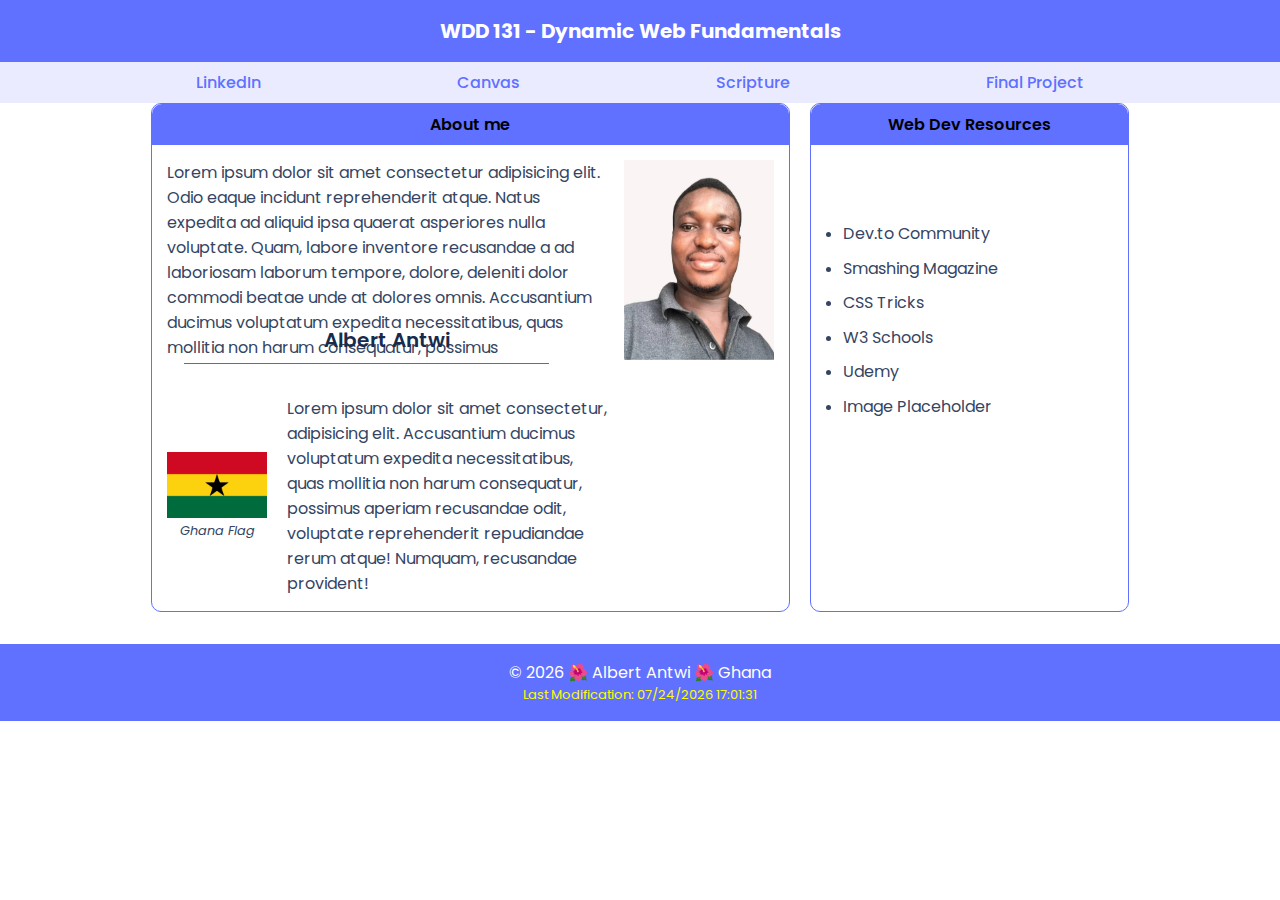
<file: index.html>
<!DOCTYPE html>
<html lang="en">
<head>
    <meta charset="UTF-8">
    <meta name="viewport" content="width=device-width, initial-scale=1.0">
    <meta name="description" content="WDD 131 - Dynamic Web Fundamentals - Albert Antwi personal homepage">
    <meta name="author" content="Albert Antwi">
    <link rel="stylesheet" href="styles/base.css">
    <link rel="preconnect" href="https://fonts.googleapis.com">
    <link rel="preconnect" href="https://fonts.gstatic.com" crossorigin>
    <link href="https://fonts.googleapis.com/css2?family=Lato:ital,wght@0,100;0,300;0,400;0,700;0,900;1,100;1,300;1,400;1,700;1,900&family=Roboto:ital,wght@0,100..900;1,100..900&display=swap" rel="stylesheet">
    <script src="scripts/getdates.js" defer></script>
    <title>WDD 131 - Dynamic Web Fundamentals - Albert Antwi</title>
</head>
<body>
    <header>
        <span id="course-title">WDD 131 - Dynamic Web Fundamentals</span>
        <nav>
            <a href="https://www.linkedin.com/in/albertkantwi/"> LinkedIn</a>
            <a href=" https://byupw.instructure.com/">Canvas</a>
            <a href="https://www.churchofjesuschrist.org/study/scriptures/bofm/1-ne/3?lang=eng&id=p7#p7">Scripture</a>
            <a href="#">Final Project</a>
        </nav>
    </header>
    <main>
        <div class="card-container">
            <Section class="card">
                <h2>About me</h2>
                <div class="card-sub1">
                    <p>Lorem ipsum dolor sit amet consectetur adipisicing elit. Odio eaque incidunt reprehenderit atque. Natus expedita ad aliquid ipsa quaerat asperiores nulla voluptate. Quam, labore inventore recusandae a ad laboriosam laborum tempore, dolore, deleniti dolor commodi beatae unde at dolores omnis. Accusantium ducimus voluptatum expedita necessitatibus, quas mollitia non harum consequatur, possimus</p>
                    <img class="me" src="images/albertme.jpeg" alt="my picture">
                </div>
                <h1>Albert Antwi</h1>
                <div class="card-sub2">
                    <figure><img class="flag" src="images/ghana-flag.png" alt="flag of ghana">
                        <figcaption>Ghana Flag</figcaption>
                    </figure>
                    <p>Lorem ipsum dolor sit amet consectetur, adipisicing elit. Accusantium ducimus voluptatum expedita necessitatibus, quas mollitia non harum consequatur, possimus aperiam recusandae odit, voluptate reprehenderit repudiandae rerum atque! Numquam, recusandae provident!</p>
                </div>
            </Section>
            <section class="card">
                <h2>Web Dev Resources</h2>
                <ul>
                    <li>Dev.to Community</li>
                    <li>Smashing Magazine</li>
                    <li>CSS Tricks</li>
                    <li>W3 Schools</li>
                    <li>Udemy</li>
                    <li>Image Placeholder</li>
                </ul>
            </section>
        </div>
    </main>
    <footer>
        <p class="para1">© <span id="currentyear"></span> 🌺 Albert Antwi 🌺 Ghana</p>
        <p class="para2">Last Modification: <span id="lastModified"></span></p>
    </footer>   
</body>
</html>
</file>
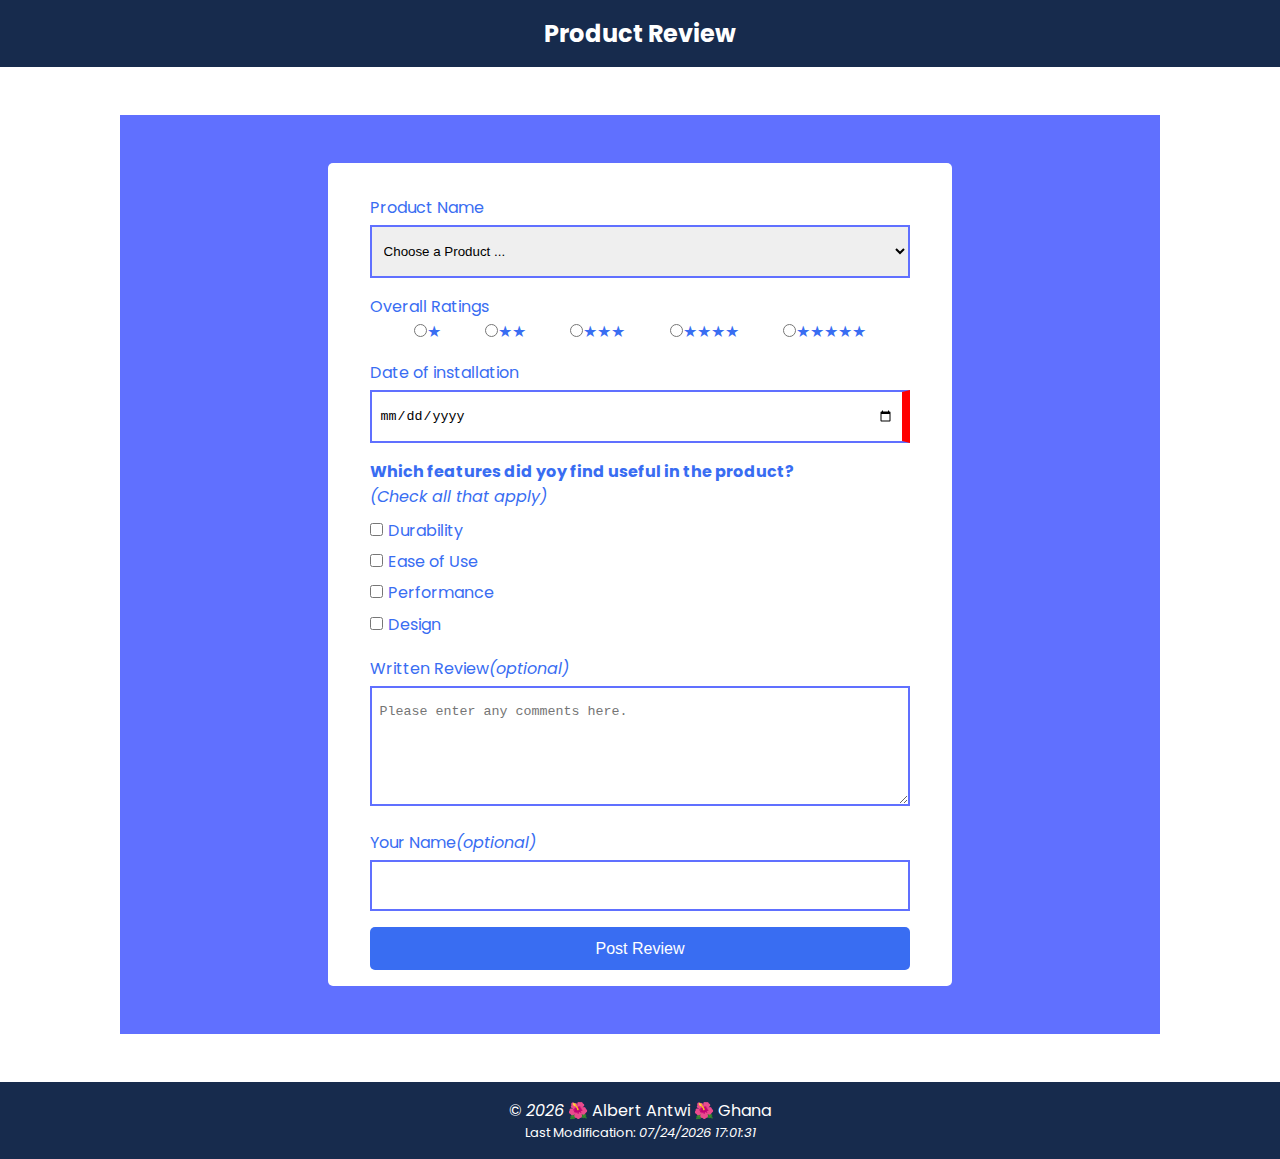
<file: form.html>
<!DOCTYPE html>
<html lang="en">
<head>
    <meta charset="UTF-8">
    <meta name="viewport" content="width=device-width, initial-scale=1.0">
    <meta name="description" content="WDD 131 - Dynamic Web Fundamentals - Product Review Form">
    <meta name="author" content="Albert Antwi">
    <link rel="stylesheet" href="styles/form.css">
    <script src="scripts/form.js" defer></script>
    <link rel="preconnect" href="https://fonts.googleapis.com">
    <link rel="preconnect" href="https://fonts.gstatic.com" crossorigin>
    <link href="https://fonts.googleapis.com/css2?family=Poppins:wght@400;600;700&display=swap" rel="stylesheet">
    <title>Product Review Form</title>
</head>
<body>
    <header>
        <h1>Product Review</h1>
    </header>
    <main>
        <form method="get" action="review.html" class="rev-form">
            <label for="product" class="label-set">
                Product Name
                <select name="product" id="product" required>
                    <option value="" disabled selected>Choose a Product ...</option>
                </select>
            </label>
            <div>
                Overall Ratings
                <div class="rattings">
                    <label for="star1"><input type="radio" name="rattings" id="star1" value="1" required>★</label>
                    <label for="star2"><input type="radio" name="rattings" id="star2" value="2" required>★★</label>
                    <label for="star3"><input type="radio" name="rattings" id="star3" value="3" required>★★★</label>
                    <label for="star4"><input type="radio" name="rattings" id="star4" value="4" required>★★★★</label>
                    <label for="star5"><input type="radio" name="rattings" id="star5" value="5" required>★★★★★</label>
                </div>
            </div>
            <label for="date" class="label-set">Date of installation<input type="date" name="date" id="date" required></label>
            <div>
                <h4>Which features did yoy find useful in the product?</h4>
                <p class="check-tag">(Check all that apply)</p>
                <label for="durability" class="check-items"><input type="checkbox" name="features" id="durability">Durability</label>
                <label for="ease" class="check-items"><input type="checkbox" name="features" id="ease">Ease of Use</label>
                <label for="performance" class="check-items"><input type="checkbox" name="features" id="performance">Performance</label>
                <label for="design" class="check-items"><input type="checkbox" name="features" id="design">Design</label>
            </div>
            <label for="review" class="label-set">Written Review<span>(optional)</span><textarea name="review" id="review" placeholder="Please enter any comments here."></textarea></label>
            <label for="userName" class="label-set">Your Name<span>(optional)</span><input type="text" name="userName" id="userName"></label>
            <input type="submit" value="Post Review">
        </form>
    </main>
    <footer>
        <p>© <span id="currentyear"></span> 🌺 Albert Antwi 🌺 Ghana</p>
        <p class="para">Last Modification: <span id="lastModified"></span></p>
    </footer>
    
</body>
</html>
</file>
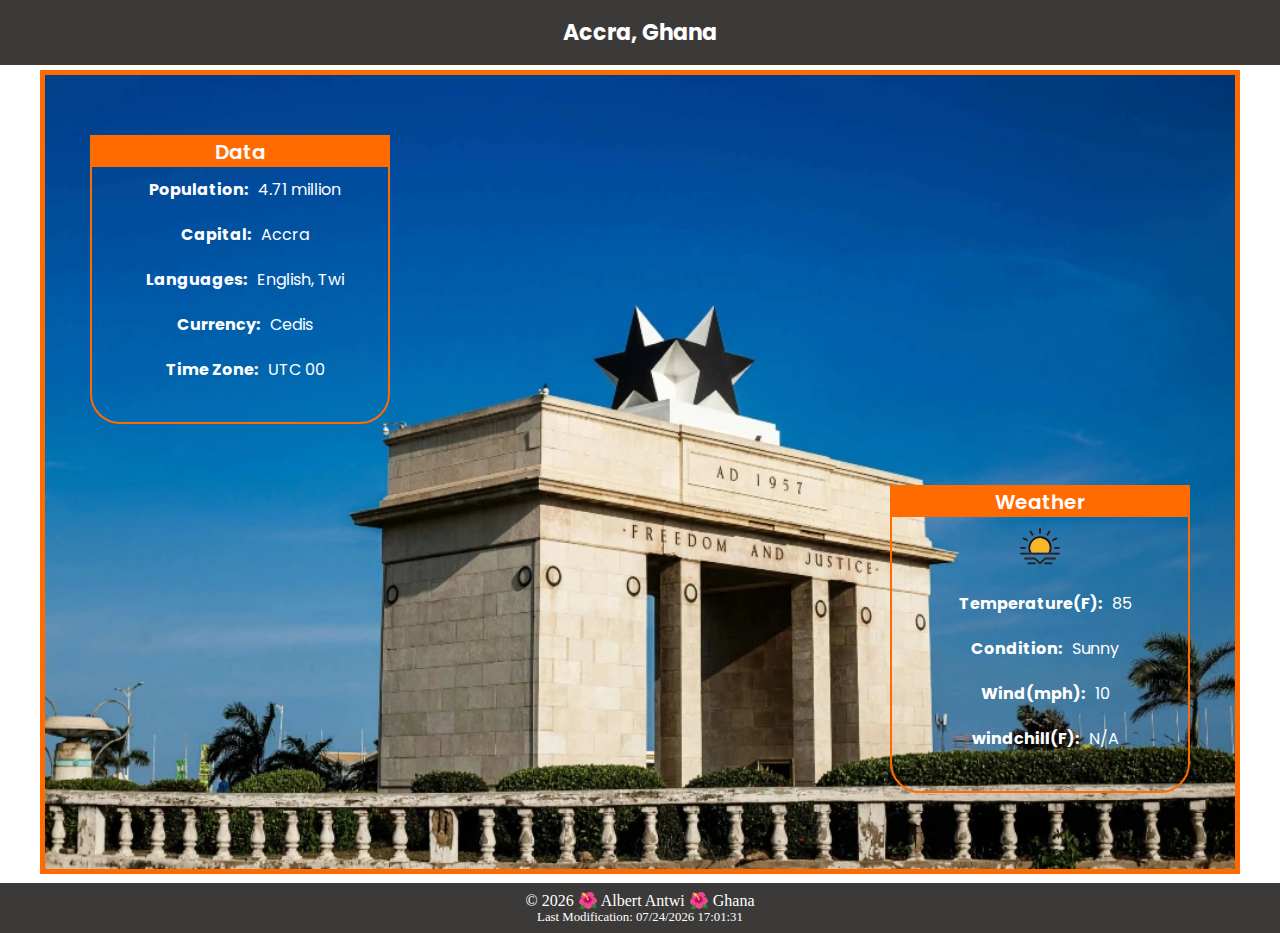
<file: place.html>
<!DOCTYPE html>
<html lang="en">
<head>
    <meta charset="UTF-8">
    <meta name="viewport" content="width=device-width, initial-scale=1.0">
    <link rel="stylesheet" href="styles/place.css">
    <script src="scripts/place.js" defer></script>
    <link rel="preconnect" href="https://fonts.googleapis.com">
    <link rel="preconnect" href="https://fonts.gstatic.com" crossorigin>
    <link href="https://fonts.googleapis.com/css2?family=Lato:ital,wght@0,100;0,300;0,400;0,700;0,900;1,100;1,300;1,400;1,700;1,900&family=Poppins:ital,wght@0,100;0,200;0,300;0,400;0,500;0,600;0,700;0,800;0,900;1,100;1,200;1,300;1,400;1,500;1,600;1,700;1,800;1,900&family=Roboto:ital,wght@0,100..900;1,100..900&display=swap" rel="stylesheet">
    <title>Temple Album</title>
    <title>Document</title>
</head>
<body>
    <header>
        <span>Accra, Ghana</span>
    </header>
    <main>
        <picture>
            <source srcset="images/small.webp" media="screen and (max-width: 700px)">
            <img src="images/accra.webp" alt="A picture of indepence square Accra">
        </picture>
        <div class="data items">
            <h2>Data</h2>
            <ul>               
                <li><strong>Population:</strong>4.71 million</li>
                <li><strong>Capital:</strong>Accra</li>
                <li><strong>Languages:</strong>English, Twi</li>
                <li><strong>Currency:</strong>Cedis</li>
                <li><strong>Time Zone:</strong>UTC 00</li>  
            </ul>
        </div>
        <div class="weather items">
            <h2>Weather</h2>
            <div class="icon">
                <img src="images/sunny.svg" class="mobile-icon" alt="A shining sun indicating good weather">

            </div>
            <ul class="left">    
                <li><strong>Temperature(F):</strong><span id="temp">85° F</span></li>
                <li><strong>Condition:</strong><span id="cond">Sunny</span></li>
                <li><strong>Wind(mph):</strong><span id="wind">10 mph </span></li>
                <li><strong>windchill(F):</strong><span id="windchill">48.2 F</span></li>
            </ul>
        </div>
    </main>
    <footer>
        <p>© <span id="currentyear"></span> 🌺 Albert Antwi 🌺 Ghana</p>
        <p class="para">Last Modification: <span id="lastModified"></span></p>
    </footer>   
</body>
</html>
</file>
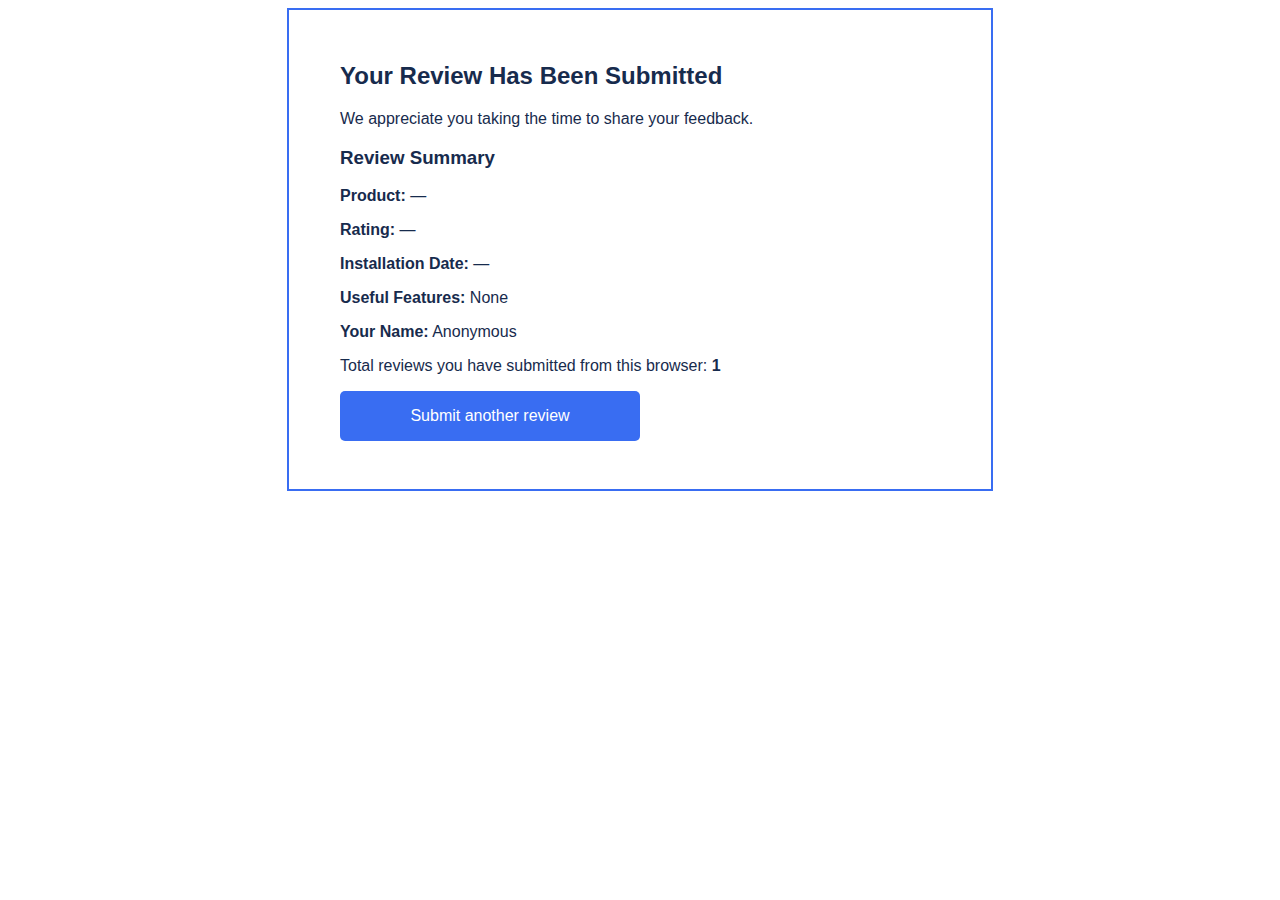
<file: review.html>
<!DOCTYPE html>
<html lang="en">
<head>
    <meta charset="UTF-8">
    <meta name="viewport" content="width=device-width, initial-scale=1.0">
    <meta name="description" content="WDD 131 - Dynamic Web Fundamentals - Product Review Form">
    <meta name="author" content="Albert Antwi">
    <link rel="stylesheet" href="styles/review.css">
    <script src="scripts/review.js" defer></script>
    <link rel="preconnect" href="https://fonts.googleapis.com">
    <link rel="preconnect" href="https://fonts.gstatic.com" crossorigin>
    <link href="https://fonts.googleapis.com/css2?family=Poppins:wght@400;600;700&display=swap" rel="stylesheet">
    <title>Product Review Form</title></head>
<body>
    <main>
        <section class="form-card" aria-labelledby="confirm-heading">
      <h2 id="confirm-heading">Your Review Has Been Submitted</h2>

      <p class="thank-you">
        We appreciate you taking the time to share your feedback.
      </p>

      <div class="summary">
        <h3>Review Summary</h3>
        <p><strong>Product:</strong> <span id="summaryProduct">—</span></p>
        <p><strong>Rating:</strong> <span id="summaryRating">—</span></p>
        <p><strong>Installation Date:</strong> <span id="summaryDate">—</span></p>
        <p><strong>Useful Features:</strong> <span id="summaryFeatures">—</span></p>
        <p><strong>Your Name:</strong> <span id="summaryName">—</span></p>
      </div>

      <p class="counter">
        Total reviews you have submitted from this browser:
        <strong><span id="reviewCount">0</span></strong>
      </p>

      <p class="back-link">
        <a href="form.html">Submit another review</a>
      </p>
    </section>
    </main>
</body>
</html>
</file>
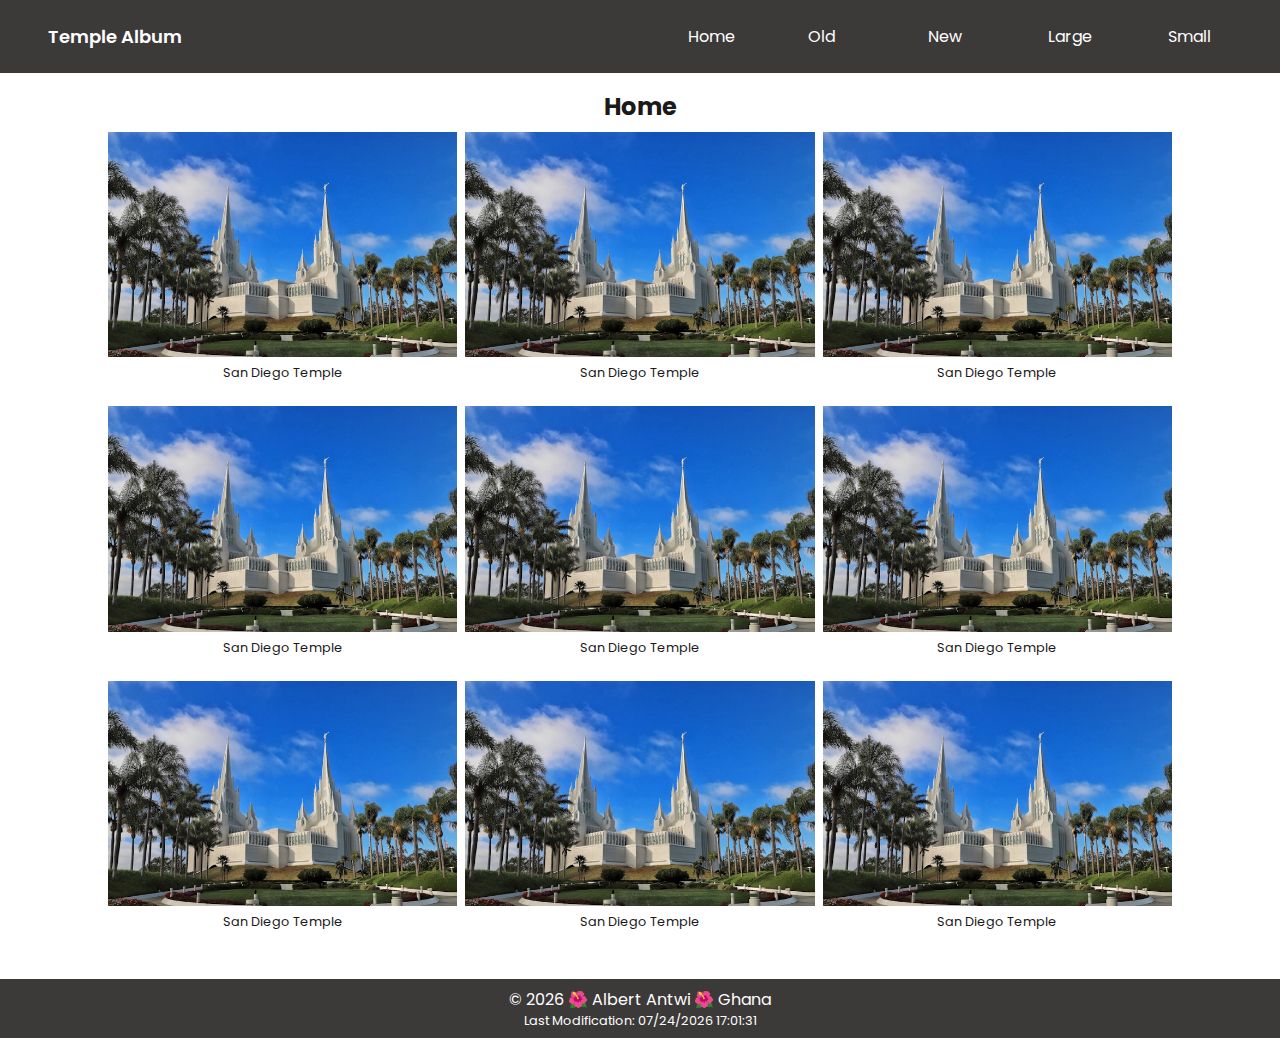
<file: temples.html>
<!DOCTYPE html>
<html lang="en">
<head>
    <meta charset="UTF-8">
    <meta name="viewport" content="width=device-width, initial-scale=1.0">
     <meta name="description" content="WDD 131 - Dynamic Web Fundamentals - Picture Album">
    <meta name="author" content="Albert Antwi">
    <link rel="stylesheet" href="styles/temples.css">
    <link rel="stylesheet" href="styles/temples-large.css">
    <script src="scripts/temples.js" defer></script>
    <link rel="preconnect" href="https://fonts.googleapis.com">
    <link rel="preconnect" href="https://fonts.gstatic.com" crossorigin>
    <link href="https://fonts.googleapis.com/css2?family=Lato:ital,wght@0,100;0,300;0,400;0,700;0,900;1,100;1,300;1,400;1,700;1,900&family=Poppins:ital,wght@0,100;0,200;0,300;0,400;0,500;0,600;0,700;0,800;0,900;1,100;1,200;1,300;1,400;1,500;1,600;1,700;1,800;1,900&family=Roboto:ital,wght@0,100..900;1,100..900&display=swap" rel="stylesheet">
    <title>WDD 131 - Dynamic Web Fundamentals - Picture Album</title>
</head>
<body>
    <header>
        <span>Temple Album</span>
        <button id="menu"></button>
        <nav>
            <ul class="navigation">
                <li><a href="#">Home</a></li>
                <li><a href="#">Old</a></li>
                <li><a href="#">New</a></li>
                <li><a href="#">Large</a></li>
                <li><a href="#">Small</a></li>
            </ul>
        </nav>

    </header>
    <main>
        <h1>Home</h1>
        <div>
            <figure><img src="images/san-diago.jpg" alt="san diego temple">
                <figcaption>San Diego Temple</figcaption>
            </figure>
            <figure><img src="images/san-diago.jpg" alt="san diego temple">
                <figcaption>San Diego Temple</figcaption>
            </figure>
            <figure><img src="images/san-diago.jpg" alt="san diego temple">
                <figcaption>San Diego Temple</figcaption>
            </figure>
            <figure><img src="images/san-diago.jpg" alt="san diego temple">
                <figcaption>San Diego Temple</figcaption>
            </figure>
            <figure><img src="images/san-diago.jpg" alt="san diego temple">
                <figcaption>San Diego Temple</figcaption>
            </figure>
            <figure><img src="images/san-diago.jpg" alt="san diego temple">
                <figcaption>San Diego Temple</figcaption>
            </figure>
            <figure><img src="images/san-diago.jpg" alt="san diego temple">
                <figcaption>San Diego Temple</figcaption>
            </figure>
            <figure><img src="images/san-diago.jpg" alt="san diego temple">
                <figcaption>San Diego Temple</figcaption>
            </figure>
            <figure><img src="images/san-diago.jpg" alt="san diego temple">
                <figcaption>San Diego Temple</figcaption>
            </figure>
            
        </div>

    </main>
    <footer>
        <p>© <span id="currentyear"></span> 🌺 Albert Antwi 🌺 Ghana</p>
        <p class="para">Last Modification: <span id="lastModified"></span></p>
    </footer>  
</body>
</html>
</file>
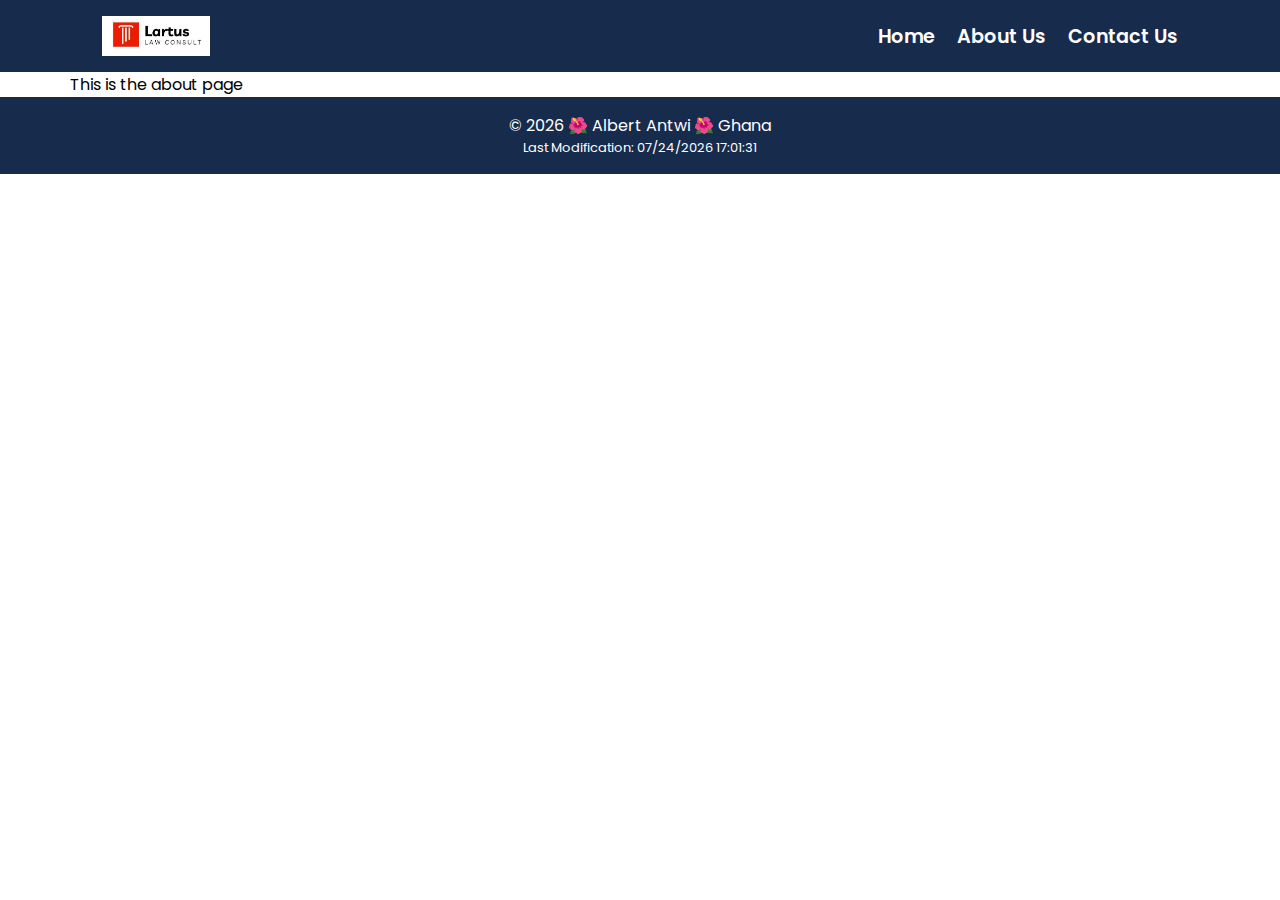
<file: project/about-firm.html>
<!DOCTYPE html>
<html lang="en">
<head>
    <meta charset="UTF-8">
    <meta name="viewport" content="width=device-width, initial-scale=1.0">
    <meta name="description" content="WDD 131 - Dynamic Web Fundamentals - Lartus Law Consult">
    <meta name="author" content="Albert Antwi">
    <link rel="stylesheet" href="styles/firm.css">
    <link rel="stylesheet" href="styles/firm-small.css">
    <script src="scripts/firm.js" defer></script>
    <link rel="preconnect" href="https://fonts.googleapis.com">
    <link rel="preconnect" href="https://fonts.gstatic.com" crossorigin>
    <link href="https://fonts.googleapis.com/css2?family=Poppins:wght@400;600;700&display=swap" rel="stylesheet">
    <title>Lartus Law Consult</title>
</head>
<body>
    <header>
            <img class="logo" src="images/logo.jpg" alt="page logo">
            <nav>
                <a href="firm.html">Home</a>
                <a href="about-firm.html">About Us</a>
                <a href="contact-firm.html">Contact Us</a>
            </nav>
    </header>
    <main>
        This is the about page
    </main>
    <footer>
        <p>© <span id="currentyear"></span> 🌺 Albert Antwi 🌺 Ghana</p>
        <p class="para">Last Modification: <span id="lastModified"></span></p>
    </footer>   
</body>
</html>
</file>
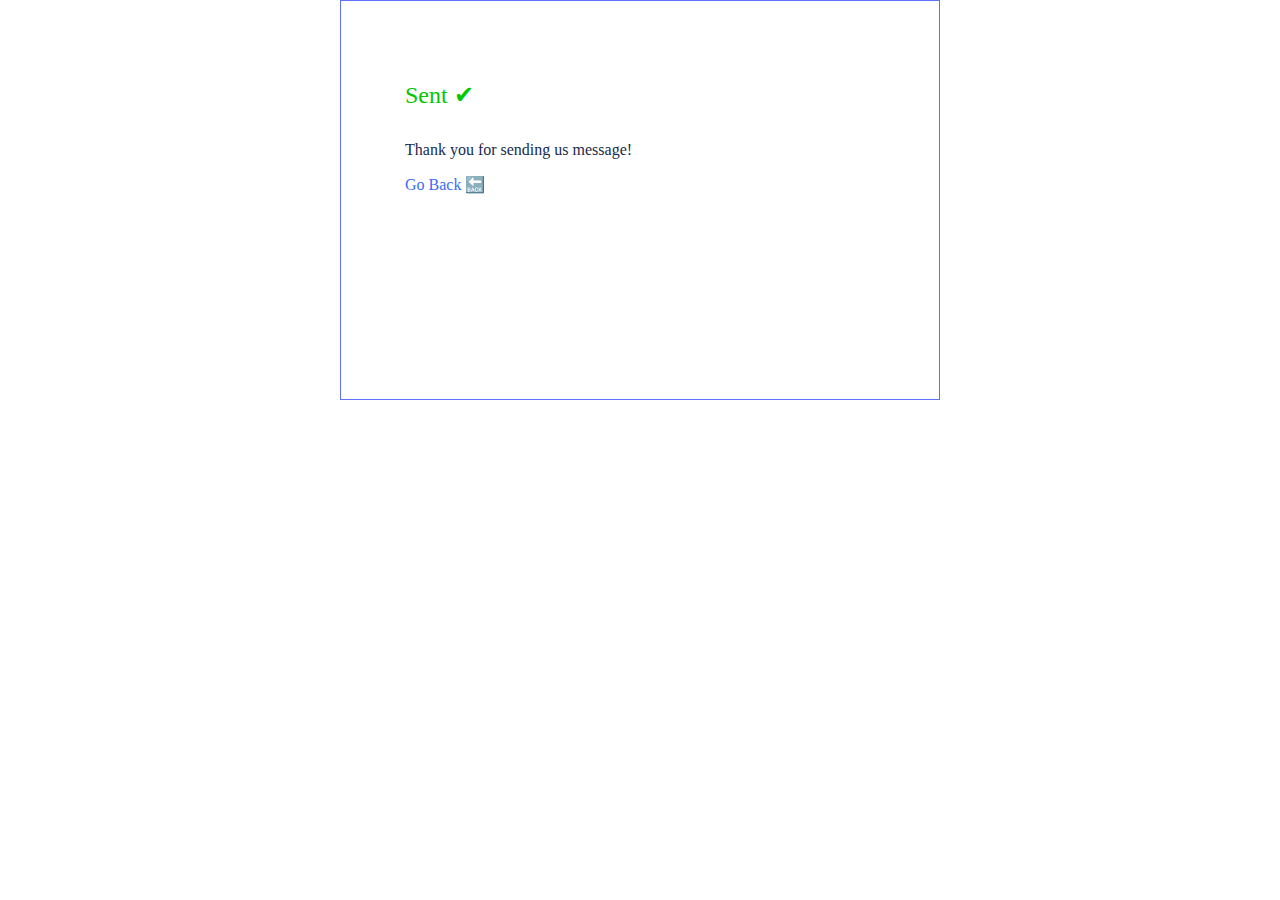
<file: project/confirm.html>
<!DOCTYPE html>
<html lang="en">
<head>
    <meta charset="UTF-8">
    <meta name="viewport" content="width=device-width, initial-scale=1.0">
    <link rel="stylesheet" href="styles/confirm.css">
    <title>Document</title>
</head>
<body>
    <main>
        <h2>Sent ✔</h2>
        <p>Thank you for sending us message!</p>

        <a href="contact-firm.html">Go Back 🔙</a>
    </main>
</body>
</html>
</file>
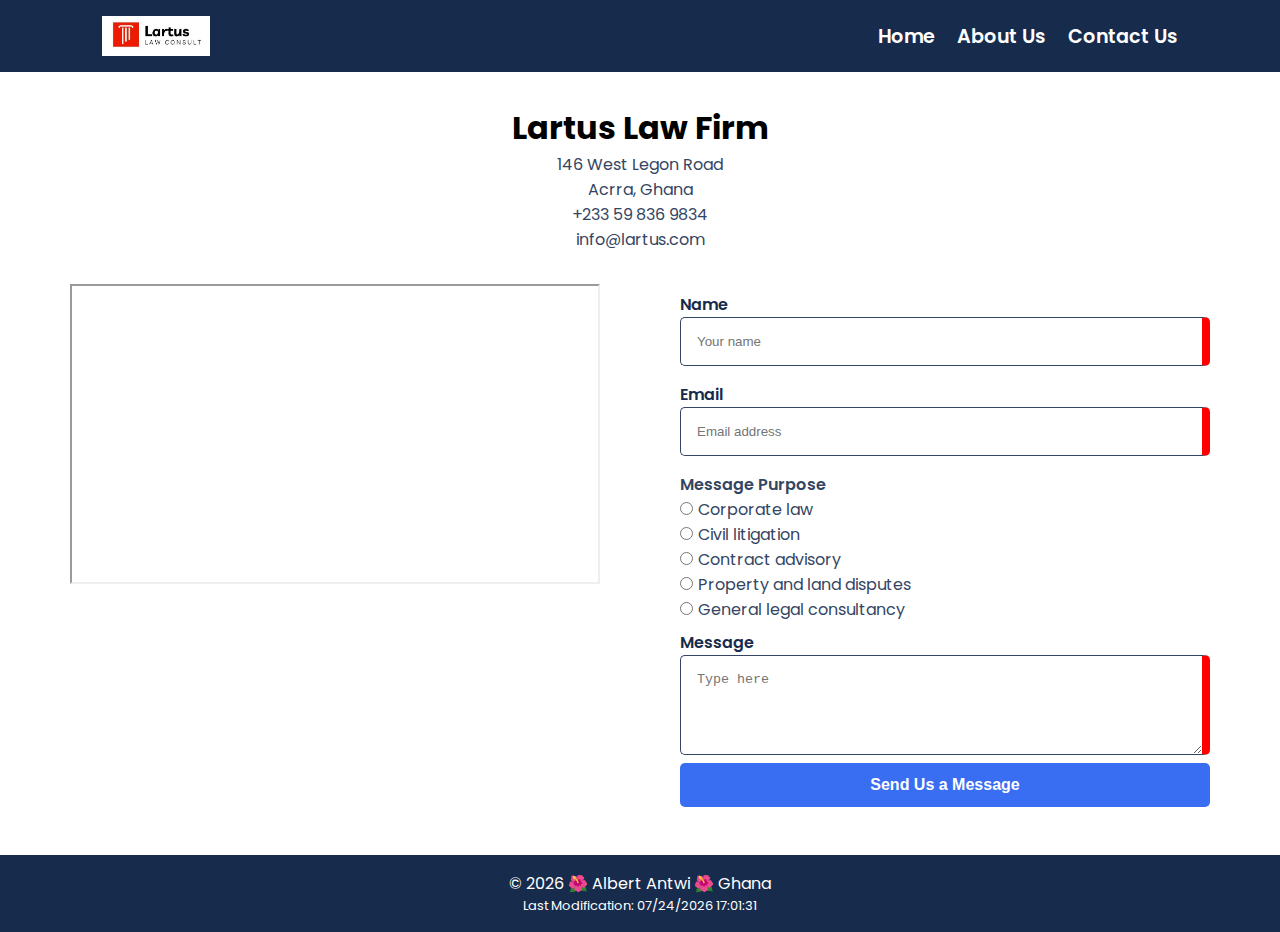
<file: project/contact-firm.html>
<!DOCTYPE html>
<html lang="en">
<head>
    <meta charset="UTF-8">
    <meta name="viewport" content="width=device-width, initial-scale=1.0">
    <meta name="description" content="WDD 131 - Dynamic Web Fundamentals - Lartus Law Consult">
    <meta name="author" content="Albert Antwi">
    <link rel="stylesheet" href="styles/firm.css">
    <link rel="stylesheet" href="styles/firm-small.css">
    <script src="scripts/firm.js" defer></script>
    <link rel="preconnect" href="https://fonts.googleapis.com">
    <link rel="preconnect" href="https://fonts.gstatic.com" crossorigin>
    <link href="https://fonts.googleapis.com/css2?family=Poppins:wght@400;600;700&display=swap" rel="stylesheet">
    <title>Lartus Law Consult</title>
</head>
<body>
    <header>
            <img class="logo" src="images/logo.jpg" alt="page logo">
            <nav>
                <a href="firm.html">Home</a>
                <a href="about-firm.html">About Us</a>
                <a href="contact-firm.html">Contact Us</a>
            </nav>
    </header>
    <main class="contact">
        <div class="contact-address">
            <h1>Lartus Law Firm</h1>

            <p>146 West Legon Road</p>
            <p>Acrra, Ghana</p>
            <p>+233 59 836 9834</p>
            <p>info@lartus.com​</p>

        </div>
        <div class="contact-location">
            <iframe
                src="https://www.google.com/maps/embed?pb=!1m18!1m12!1m3!1d31765.515364564373!2d-0.25494444225339286!3d5.612802164844007!2m3!1f0!2f0!3f0!3m2!1i1024!2i768!4f13.1!3m3!1m2!1s0xfdf996579ca9ebd%3A0x99822538ef7ed82f!2sAchimota!5e0!3m2!1sen!2sgh!4v1759857053897!5m2!1sen!2sgh"
                allowfullscreen="" loading="lazy" referrerpolicy="no-referrer-when-downgrade"></iframe>

            <form method="get" class="message">
                <div class="box">
                    <label for="username" class="box-label">Name</label>
                    <input type="text" id="username" name="username" placeholder="Your name" class="box-input" required>
                </div>
                <div class="box">
                    <label for="usermail" class="box-label">Email</label>
                    <input type="email" id="usermail" name="usermail" placeholder="Email address" class="box-input" required>
                </div>
                <div class="message-purpose">
            
                    <div>
                        <h3>Message Purpose</h3>
                        <div class="msg-purpose">
                            <label for="corporate"><input type="radio" name="purpose" id="corporate" value="Corporate law">Corporate law</label>
                            <label for="civil"><input type="radio" name="purpose" id="civil" value="Civil litigation">Civil litigation</label>
                            <label for="contract"><input type="radio" name="purpose" id="contract" value="Contract advisory">Contract advisory</label>
                            <label for="property"><input type="radio" name="purpose" id="property" value="Property and land disputes">Property and land disputes</label>
                            <label for="general"><input type="radio" name="purpose" id="general" value="General legal consultancy">General legal consultancy</label>
                        </div>
                    </div>
                </div>
                <div class="message-area box">
                    <label for="message">Message</label>
                    <textarea name="message" id="message" placeholder="Type here" class="box-input" required></textarea>
                </div>
                <input type="submit" value="Send Us a Message">

            </form>

        </div>
    </main>
    <footer>
        <p>© <span id="currentyear"></span> 🌺 Albert Antwi 🌺 Ghana</p>
        <p class="para">Last Modification: <span id="lastModified"></span></p>
    </footer>   
</body>
</html>
</file>
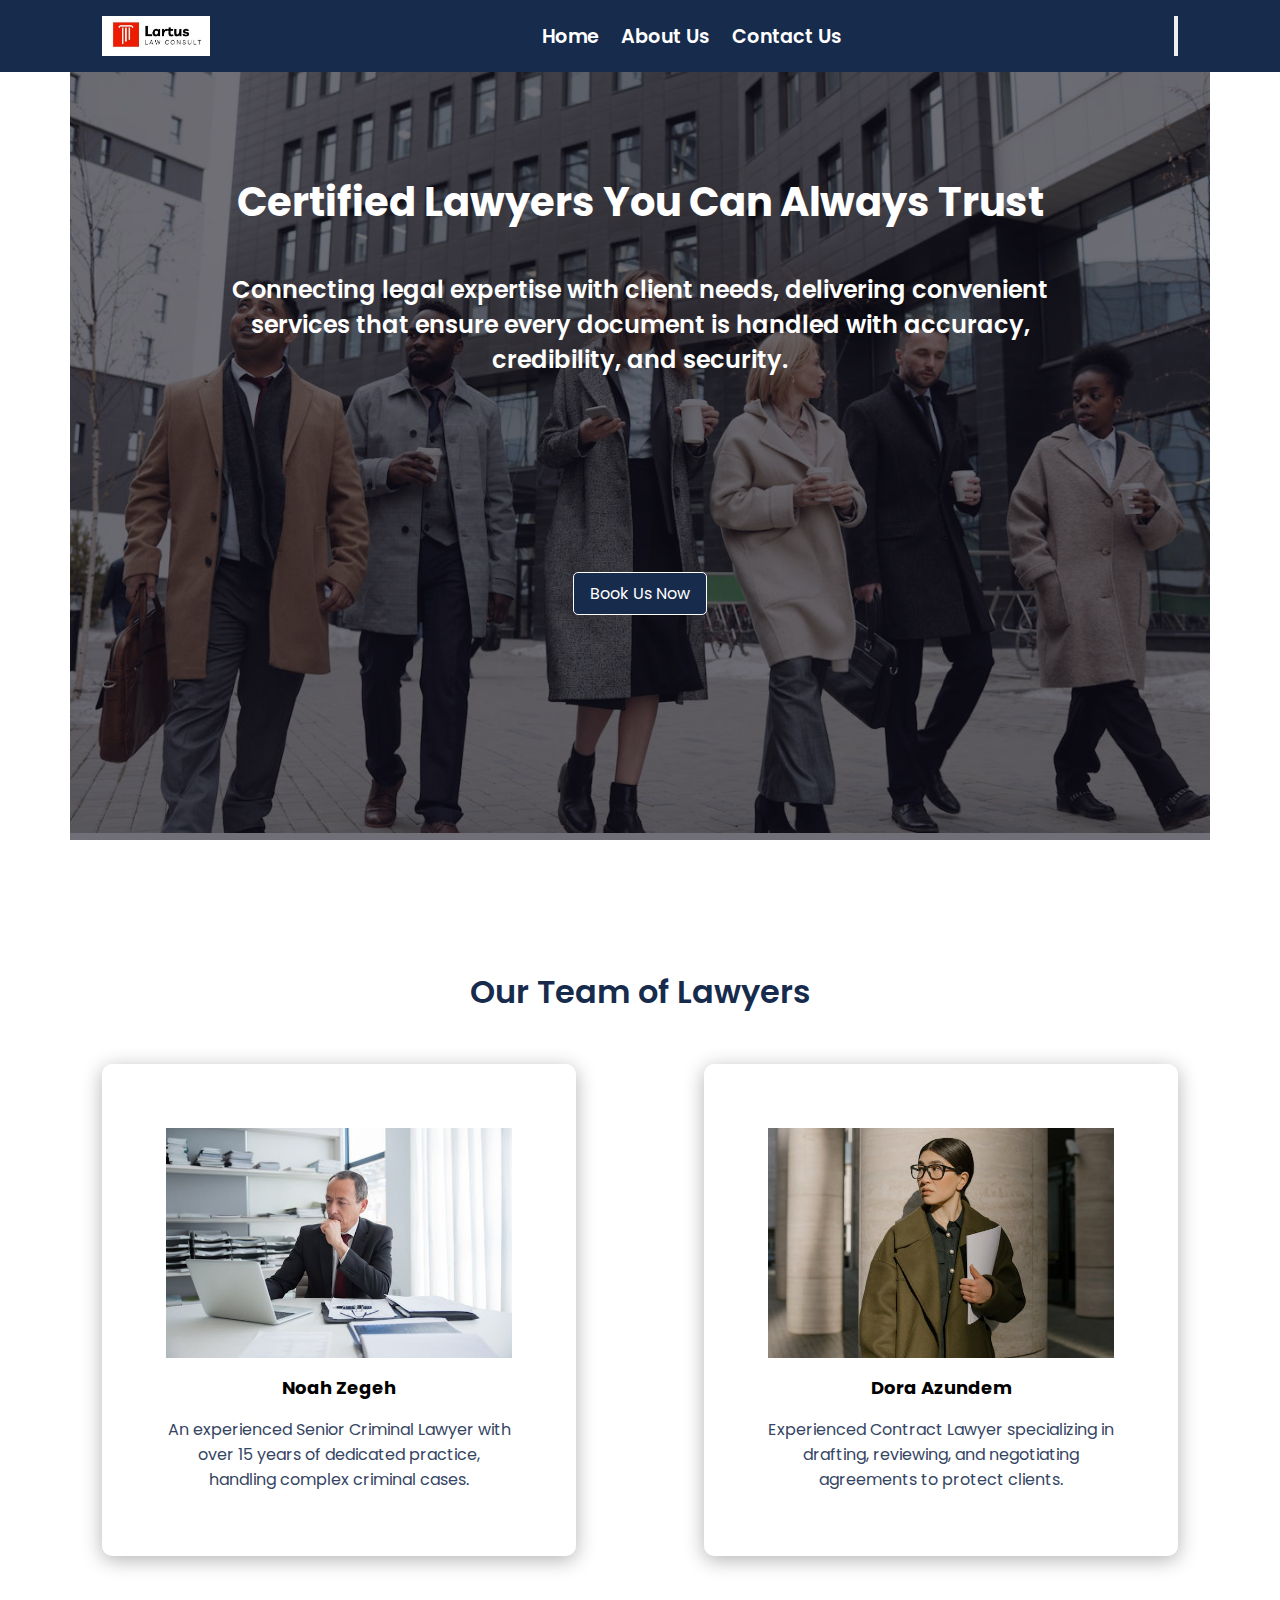
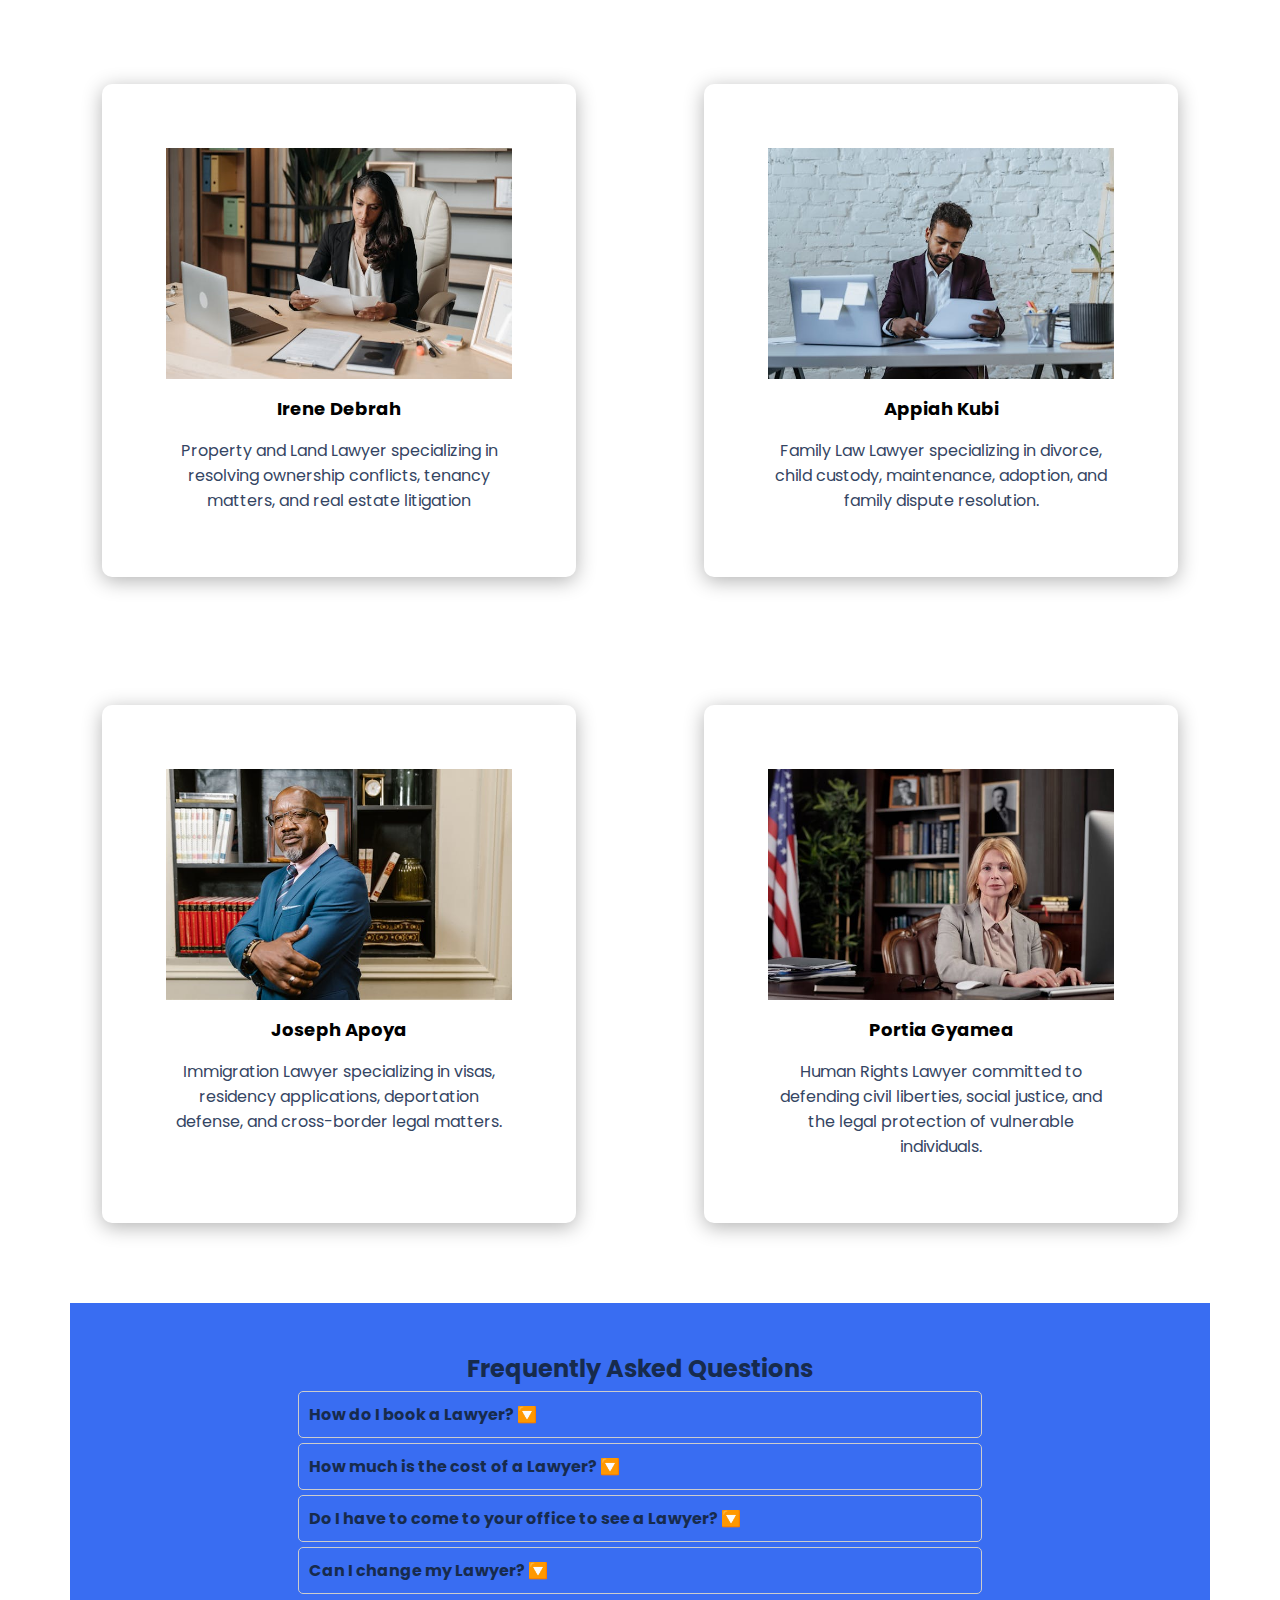
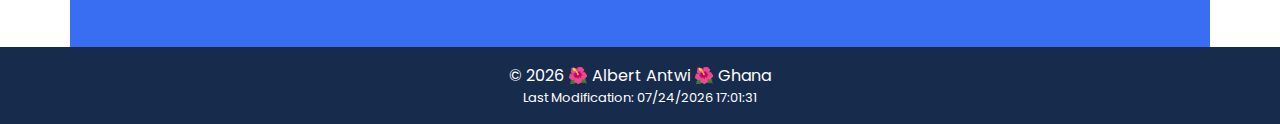
<file: project/firm.html>
<!DOCTYPE html>
<html lang="en">
<head>
    <meta charset="UTF-8">
    <meta name="viewport" content="width=device-width, initial-scale=1.0">
    <meta name="description" content="WDD 131 - Dynamic Web Fundamentals - Lartus Law Consult">
    <meta name="author" content="Albert Antwi">
    <link rel="stylesheet" href="styles/firm.css">
    <link rel="stylesheet" href="styles/firm-small.css">
    <script src="scripts/firm.js" defer></script>
    <link rel="preconnect" href="https://fonts.googleapis.com">
    <link rel="preconnect" href="https://fonts.gstatic.com" crossorigin>
    <link href="https://fonts.googleapis.com/css2?family=Poppins:wght@400;600;700&display=swap" rel="stylesheet">
    <title>Lartus Law Consult</title>
</head>
<body>
    <header>
            <img class="logo" src="images/logo.jpg" alt="page logo">
            <nav class="navigation">
                <a href="firm.html">Home</a>
                <a href="about-firm.html">About Us</a>
                <a href="contact-firm.html">Contact Us</a>
            </nav>
            <button id="menu"></button>
    </header>
    <main>
        <div class="hero">
            <div class="hero-img-container">
                <img src="images/hero-image.jpg" alt="background image of lawyers">
            </div>
            <h1>Certified Lawyers You Can Always Trust</h1>
            <p>Connecting legal expertise with client needs, delivering convenient services that ensure every document is handled with accuracy, credibility, and security.</p>
            <a id="submit" href="#message">Book Us Now</a>
        </div>
        <section class="lawyer-section" id="lawyer-section">
            <h2>Our Team of Lawyers</h2>
            <div class="lawyers" id="lawyers"> 
            </div>
        </section>
        <section class="question">
            <h2>Frequently Asked Questions</h2>

<div class="faq-item">
  <div class="faq-question">How do I book a Lawyer? 🔽</div>
  <div class="faq-answer">Kindly tap/click on the 'Book Us Now' button and fill the forms.</div>
</div>

<div class="faq-item">
  <div class="faq-question">How much is the cost of a Lawyer? 🔽</div>
  <div class="faq-answer">Our Lawyers cost between $25 to 50 per hour.</div>
</div>

<div class="faq-item">
  <div class="faq-question">Do I have to come to your office to see a Lawyer? 🔽</div>
  <div class="faq-answer">No. We offer phone and video consultations.</div>
</div>

<div class="faq-item">
  <div class="faq-question">Can I change my Lawyer? 🔽</div>
  <div class="faq-answer">Yes, you may change your lawyer at any time.</div>
</div>
        </section>

    </main>
    <footer>
        <p>© <span id="currentyear"></span> 🌺 Albert Antwi 🌺 Ghana</p>
        <p class="para">Last Modification: <span id="lastModified"></span></p>
    </footer>   
</body>
</html>
</file>
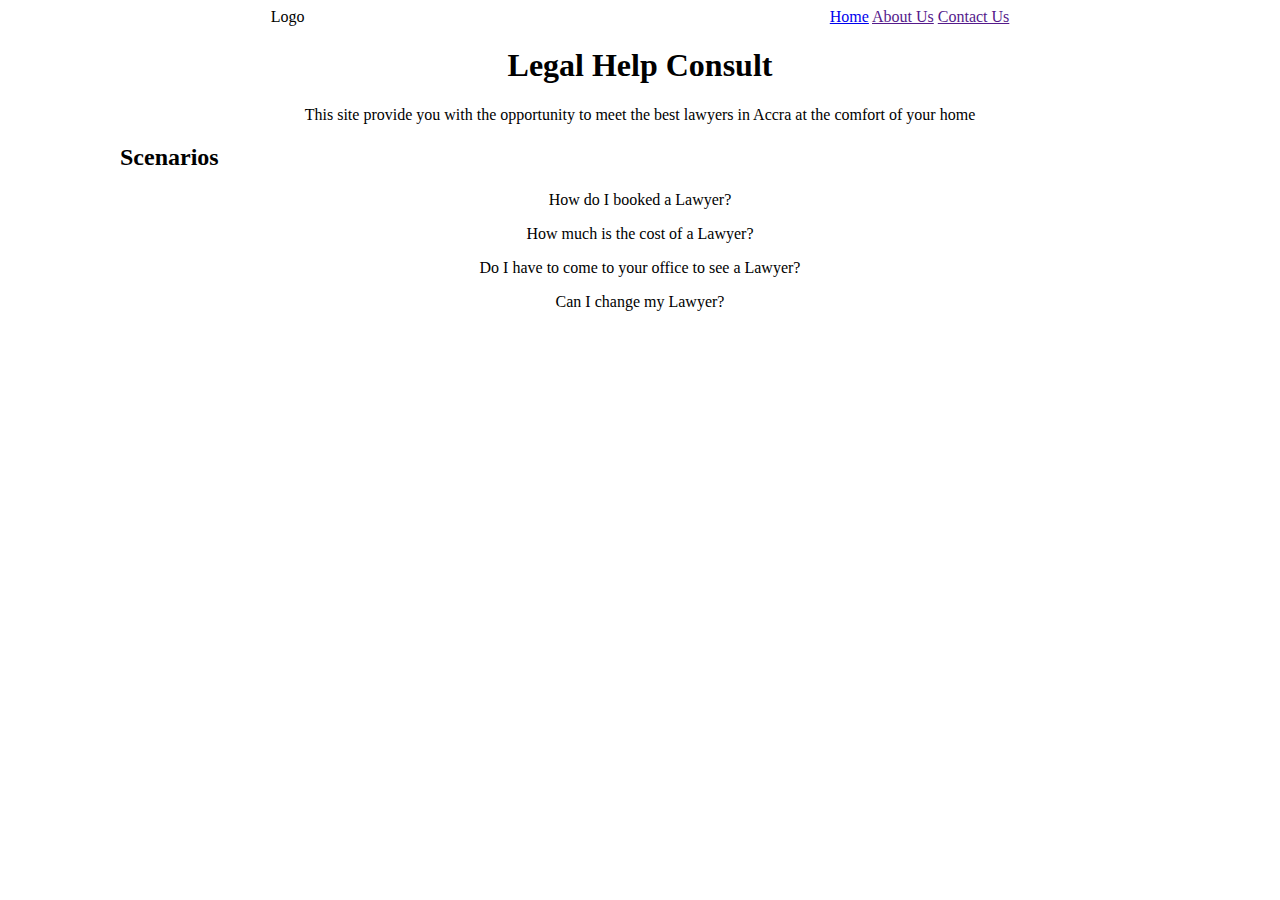
<file: project/siteplan.html>
<!DOCTYPE html>
<html lang="en">
<head>
    <meta charset="UTF-8">
    <meta name="viewport" content="width=device-width, initial-scale=1.0">
    <meta name="description" content="WDD 131 - Dynamic Web Fundamentals - Legal Help Consult">
    <meta name="author" content="Albert Antwi">
    <link rel="stylesheet" href="styles/siteplan.css">
    <link rel="preconnect" href="https://fonts.googleapis.com">
    <link rel="preconnect" href="https://fonts.gstatic.com" crossorigin>
    <link href="https://fonts.googleapis.com/css2?family=Poppins:wght@400;600;700&display=swap" rel="stylesheet">
    <title>Legal Help Consult</title>
</head>
<body>
    <header>
        <span>Logo</span>
        <nav>
            <a href="#">Home</a>
            <a href="">About Us</a>
            <a href="">Contact Us</a>
        </nav>
    </header>
    <main>
        <h1>Legal Help Consult</h1>
        <p>This site provide you with the opportunity to meet the best lawyers in Accra at the comfort of your home</p>
        <div>
            <h2>Scenarios</h2>
            <p>How do I booked a Lawyer?</p>
            <p>How much is the cost of a Lawyer?</p>
            <p>Do I have to come to your office to see a Lawyer?</p>
            <p>Can I change my Lawyer?</p>
        </div>
    </main>
    
</body>
</html>
</file>
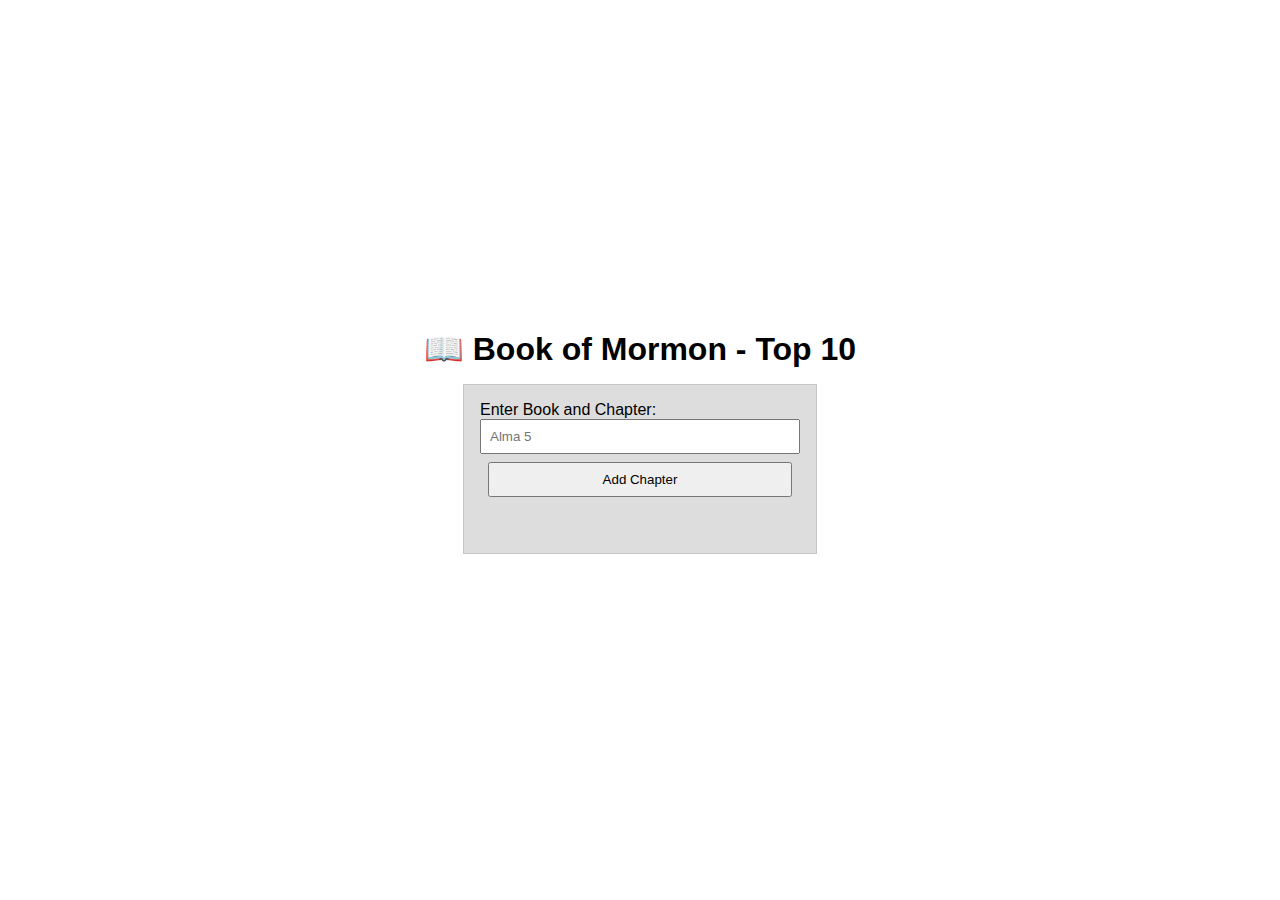
<file: week02/bom.html>
<!DOCTYPE html>
<html lang="en">
<head>
    <meta charset="UTF-8">
    <meta name="viewport" content="width=device-width, initial-scale=1.0">
    <link rel="stylesheet" href="styles/bom.css">
    <script src="scripts/bom.js" defer></script>
    <title>Document</title>
</head>
<body>
    <h1>📖 Book of Mormon - Top 10</h1>
<main>
	<label for="favchap">Enter Book and Chapter: </label>
	<input type="text" id="favchap" placeholder="Alma 5">
	<button type="submit">Add Chapter</button>
	<ul id="list"></ul>
</main>
</body>
</html>
</file>
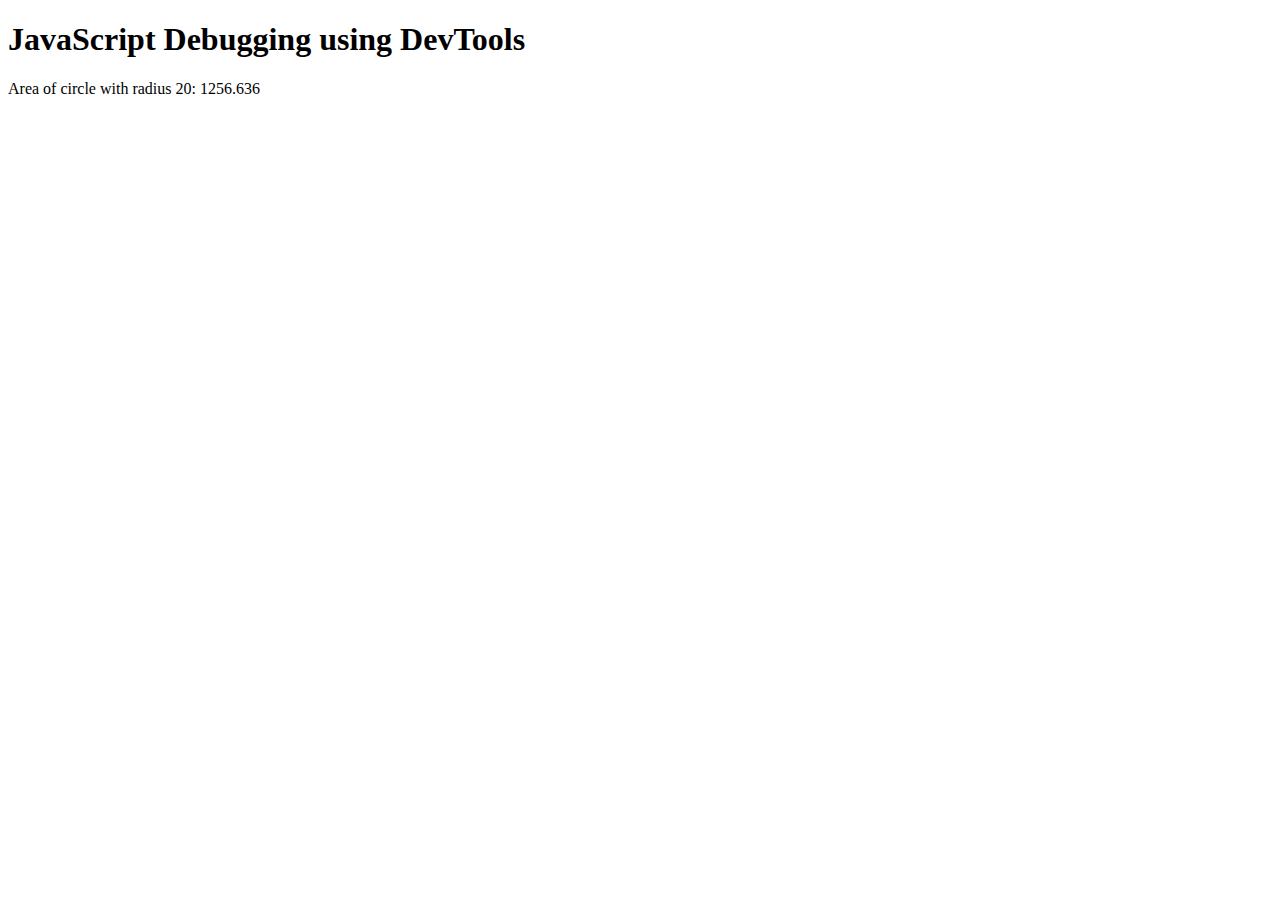
<file: week02/debagging.html>
<!DOCTYPE html>
<html lang="en">
<head>
    <meta charset="UTF-8">
    <meta name="viewport" content="width=device-width, initial-scale=1.0">
    <script src="scripts/debagging.js" defer></script>
    <title>Document</title>
</head>
<body>
    <h1>JavaScript Debugging using DevTools</h1>
    <p>Area of circle with radius <span id="radius"></span>: <span id="area"></span></p>
</body>
</html>
</file>
<file: styles/base.css>
@import url('https://fonts.googleapis.com/css2?family=Poppins:wght@400;wght@500;wght@600;700&display=swap');

:root {
    --big-text: #172b4d;
    --small-text: #344563;
    --btn-color: #396df2;
    --bg: #fff;
    --bg2: #6070ff;
    --font: 'Poppins', sans-serif;
}

* {
    margin: 0;
    padding: 0;
    box-sizing: border-box;
}

header span {
    display: block;
    text-align: center;
    background: var(--bg2);
    font-family: var(--font);
    font-size: 20px;
    padding: 1rem 0;
    color: var(--bg);
    font-weight: 700;
}

header nav {
    display: flex;
    justify-content: space-evenly;
    align-items: center;
    background: #ebebff;
}

header nav a {
    font-family: var(--font);
    font-size: 1rem;
    text-decoration: none;
    padding: 0.5rem 0;
    color: var(--bg2);
    font-weight: 500;   
}

main {
    background: var(--bg);
    max-width: 1040px;
    margin: 0 auto;
}

h1, h2, p {
    font-family: var(--font);
}

h1 {
    display: block;
    text-align: center;
    font-size: 20px;
    font-weight: 600;
    color: var(--big-text);
}

.my-name {
    margin: 1rem 0;
    font-size: 24px;
}

p {
    font-size: 1rem;
    color: var(--small-text);
    font-weight: 400;
}

.card-container {
    display: grid;
    grid-template-columns: 2fr 1fr;
    padding: 0 3%;
    gap: 20px;
}

.card {
    background: var(--bg);
    border: 1px solid var(--bg2);
    border-radius: 10px;
}

.card h2 {
    font-size: 1rem;
    font-weight: 600;
    display: block;
    text-align: center;
    background: var(--bg2);
    padding: 0.5rem 0;
    border-radius: 10px 10px 0 0;
}

.card div {
    display: flex;
    margin: 15px;
    gap: 20px;
}

.me {
    width: 150px;
}

.card h1 {
    margin: -50px 15rem 2rem 2rem;
    border-bottom: 1px solid var(--btn-color);
    text-align: left;
    padding: 0 0 0.5rem 140px;

}

.card-sub2 {
    align-items: center;
    width: 70%;
}

.flag {
    width: 100px;
}

figcaption {
    font-family: var(--font);
    color: var(--small-text);
    font-style: italic;
    text-align: center;
    font-size: .8rem;
}

ul {
    display: flex;
    flex-direction: column;
    justify-content: center;
    padding-left: 2rem;
    height: 350px;
}

li {
    font-family: var(--font);
    font-size: 1rem;
    color: var(--small-text);
    padding: .3rem 0;
}

li::marker {
   font-size: 15px;
}

footer {
    background: var(--bg2);
    padding: 1rem 0;
    margin-top: 2rem;
}

footer p {
    display: block;
    text-align: center;
}

.para1 {
    color: var(--bg);
    font-size: 16px;
}

.para2{
    color: rgb(251, 251, 6);
    font-size: 13px;
}
</file>
<file: styles/form.css>
:root {
    --big-text: #172b4d;
    --small-text: #344563;
    --btn-color: #396df2;
    --bg: #fff;
    --bg2: #6070ff;
    --font: 'Poppins', sans-serif;
}

* {
    margin: 0;
    padding: 0;
    box-sizing: border-box;
}

body {
    font-family: var(--font);
    font-size: 1rem;
}

h1 {
    background: var(--big-text);
    color: var(--bg);
    text-align: center;
    padding: 1rem 0;
    margin-bottom: 3rem;
    font-size: 1.5rem;
}

main {
    max-width: 1040px;
    margin: 0 auto;
    background: var(--bg2);
    padding: 3rem 0;
}

.rev-form {
    width: 60%;
    background: var(--bg);
    padding: 1rem 4%;
    margin: 0 auto;
    border-radius: 5px; 
}
.rev-form label {
    display: block;
    color: var(--btn-color);
   font-size: 1rem;
}

.label-set {
   padding: 0.5rem 0;
    margin: .5rem 0;
}

.rev-form input[type="text"],
.rev-form input[type="date"],
.rev-form textarea,
.rev-form select {
    display: block;
    border: 2px solid var(--bg2);
    width: 100%;
    padding: 1rem .5rem;
    margin-top: 5px;
}

.rev-form div {
    color: var(--btn-color);
}

.rev-form textarea {
    height: 120px;
}

.rev-form input[type="checkbox"] {
    margin-right: 5px;
}

.rev-form input:required {
    border-right: 8px solid red;
}

.rev-form input:required:valid {
    border-right: 8px solid green;
}

.rattings {
    display: flex;
    justify-content: space-evenly;
    align-items: center;
}

.check-items {
    padding: .2rem 0;
}

.check-tag {
    font-style: italic;
    padding-bottom: 5px;
}

span {
    font-style: italic;
}

.rev-form input[type="submit"] {
    width: 100%;
    padding: .8rem 0;
    color: var(--bg);
    background-color: var(--btn-color);
    border: none;
    border-radius: 5px;
    font-size: 1rem;
}

.rev-form input[type="submit"]:hover {
    background-color: var(--bg);
    border: 1px solid var(--btn-color);
    color: var(--btn-color);
}

footer {
    background: var(--big-text);
    padding: 1rem 0;
    margin-top: 3rem;
}

footer p {
    display: block;
    text-align: center;
    color: var(--bg);
    font-size: 16px;
}

.para{
    font-size: 13px;
}

@media (max-width: 700px) {
    .rev-form {
        width: 90%;
    }
}
</file>
<file: styles/place.css>
:root {
    --color-bg-1: #1c1a19;
    --color-bg-2: #fff;
    --primary-color: #ff6b00;
    --secondary-color: #3c3a39;
    --font: 'Poppins', 'san serif';
}

* {
    margin: 0;
    padding: 0;
    box-sizing: border-box;
}

header {
    background-color: var(--secondary-color);
    display: flex;
    align-items: center;
}

header span {
    font-family: var(--font);
    font-size: 22px;
    color: var(--color-bg-2);
    font-weight: 700;
    padding: 1rem 0;
    margin: 0 auto;
}

main {
    max-width: 1200px;
    margin: 0 auto;
    position: relative;
}

picture img {
    width: 100%;
    height: auto;
    border: 5px solid var(--primary-color);
    margin: 5px 0;
}

.items {
    border: 2px solid var(--primary-color);
    width: 300px;
    border-radius: 0 0 30px 30px;
    margin: 20px;
    padding-bottom: 30px;
}

.items h2 {
    background: var(--primary-color);
    text-align: center;
    color: var(--color-bg-2);
    font-family: var(--font);
    font-weight: 600;
    font-size: 20px;   
}

.items ul {
    display: flex;
    flex-direction: column;
    align-items: center;
}

.items ul li {
    font-family: var(--font);
    list-style: none;
    font-size: 16px;
    color: var(--color-bg-2);
    padding: 10px 0;
}

.items ul li strong {
    padding: 0 10px;
}

.icon {
    text-align: center;
}

.icon img {
    width: 60px;
    height: 60px;
}

.data {
    position: absolute;
    top: 50px;
    left: 30px;
}

.weather {
    position: absolute;
    right: 30px;
    top: 400px
}

footer {
    background: var(--secondary-color);
    padding: .5rem 0;
}

footer p {
    display: block;
    text-align: center;
    color: var(--color-bg-2);
}

.para {
    font-size: 0.8rem;
}

@media (max-width: 700px) {
    main {
        padding: 0 5%;
    }
    .items {
        width: 100%;
        margin: 20px 0;
    }

    .items ul li {
        color: var(--color-bg-1);
    }

    .data {
        position: static;
        top: auto;
        left: auto;
    }

    .weather {
        position: static;
        top: auto;
        right: auto;
    }
}
</file>
<file: styles/review.css>
:root {
    --big-text: #172b4d;
    --small-text: #344563;
    --btn-color: #396df2;
    --bg: #fff;
    --bg2: #6070ff;
    --font: 'Lato', sans-serif;
}

main {
    font-family: var(--font);
    width: 100%;
    max-width: 600px;
    border: 2px solid var(--btn-color);
    color: var(--big-text);
    margin: 0 auto;
    padding: 2rem 4%;
}

.back-link a {
    width: 300px;
    border-radius: 5px;
    padding: 1rem 0;
    background: var(--btn-color);
    display: block;
    text-decoration: none;
    font-size: 1rem;
    color: var(--bg);
    text-align: center;

}

.back-link a:hover {
    background: var(--bg);
    border: 1px solid var(--btn-color);
    color: var(--btn-color);

}
</file>
<file: styles/temples.css>
:root {
    --color-bg-1: #1c1a19;
    --color-bg-2: #fff;
    --primary-color: #ff6b00;
    --secondary-color: #3c3a39;
    --font: 'Poppins', 'san serif';
}

* {
    margin: 0;
    padding: 0;
    box-sizing: border-box;
}

body {
    font-family: var(--font);
}

header {
    background-color: var(--secondary-color);
    padding: 1rem;
    position: relative;
}

header span {
    font-size: 24px;
    font-weight: 600;
    color: var(--color-bg-2);
}

nav {
    background-color: var(--secondary-color);
    max-width: 600px;
}

.navigation {
    display: flex;
    flex-direction: column;
}

.navigation li {
    list-style: none;
}

.navigation a {    
        text-decoration: none;
        color: var(--color-bg-2);
        font-size: 1rem;
        display: none;
        padding: 1rem;
        margin: .5rem 0;
    }

.navigation a:hover {
    color: var(--primary-color);
}

#menu {
	font-size: 1.5rem;
	border: 0;
	background: none;
	color: var(--color-bg-2);
 	position: absolute;
	top: 1rem;
	right: 1rem;
}

#menu::before {
	content: "☰";
}

#menu.open::before {
	content: "❎";
}

.open a {
    display: block;
}

main {
    max-width: 600px;
    background-color: var(--color-bg-2);
    padding: 0 5%;
}

h1 {
    font-size: 24px;
    font-weight: 700;
    text-align: center;
    padding-top: 1rem;
    color: var(--color-bg-1);
}

figure {
    margin: 1rem 0;
}

figure img {
    width: 100%;
}

figcaption {
    font-size: 0.8rem;
    text-align: center;
    color: var(--color-bg-1);
}

footer {
    background: var(--secondary-color);
    padding: .5rem 0;
    margin-top: 40px;
}

footer p {
    display: block;
    text-align: center;
    color: var(--color-bg-2);
}

.para {
    font-size: 0.8rem;
}
</file>
<file: styles/temples-large.css>
@media (min-width: 600px) {
    header {
        display: flex;
        justify-content: space-between;
        padding: 1rem 0;
        align-items: center;
    }

    header span {
        font-size: 18px;
        margin-left: 3rem;
    }

    nav {
        width: 100%;
        background: none;
    }


    .navigation {
        flex-direction: row;
        align-items: center;
    }

    .navigation li {
        flex: 1 1 100%;
    }

    .navigation a{
        padding: 0.5rem;
        margin: 0;
        display: block;
    }

    #menu {
        display: none;
    }

    main {
        max-width: 1140px;
        padding: 0 3%;
        margin: 0 auto;
    }

    main div {
        display: grid;
        grid-template-columns: repeat(3, 1fr);
        gap: .5rem;

    }

    figure {
        margin: 0.5rem 0;
    }
    
}
</file>
<file: project/styles/firm.css>
:root {
    --big-text: #172b4d;
    --small-text: #344563;
    --btn-color: #396df2;
    --bg: #fff;
    --bg2: #6070ff;
    --font: 'Poppins', sans-serif;
}

* {
    margin: 0;
    padding: 0;
    box-sizing: border-box;
}

body {
    font-family: var(--font);
}

header {
    background: var(--big-text);
    padding: 1rem 8%;
    display: flex;
    justify-content: space-between;
}

.logo {
    height: 40px;
}

nav {
    display: flex;
    width: 300px;
    justify-content: space-between;
    align-items: center;
}

nav a {
    color: var(--bg);
    text-decoration: none;
    font-weight: 600;
    font-size: 1.2rem;
}

nav a:hover {
    background: var(--bg);
    color: var(--bg2);
    padding: 0 5px;
    border-radius: 4px;
}

main {
    width: 100%;
    max-width: 1140px;
    margin: 0 auto;
}

.hero {
    position: relative;
}

.hero img {
    width: 100%;
}

.hero-img-container {
    width: 100%;
    position: relative;
}

.hero-img-container::after {
  content: "";
  position: absolute;
  top: 0;
  left: 0;
  width: 100%;
  height: 100%;
  background: rgba(16, 15, 28, 0.6);
}

.hero h1 {
    position: absolute;
    color: var(--bg);
    top: 100px;
    left: 50%;
    transform: translateX(-50%);
    font-size: 2.5rem;
    width: 74%;
    font-weight: 700;
    text-align: center;
}

.hero p {
    position: absolute;
    color: var(--bg);
    top: 200px;
    left: 50%;
    transform: translateX(-50%);
    width: 74%;
    font-size: 1.5rem;
    font-weight: 600;
    text-align: center;
}

.hero a {
    position: absolute;
    top: 500px;
    color: var(--bg);
    left: 50%;
    transform: translateX(-50%);
    text-decoration: none;
    background-color: var(--big-text);
    border: 1px solid var(--bg);
    border-radius: 5px;
    padding: .5rem 1rem;
    font-weight: 400;
}

.lawyer-section {
    margin: 2rem 0;
    background: var(--bg);
    padding: 3rem 2rem;
}

.lawyer-section h2 {
    text-align: center;
    color: var(--big-text);
    font-size: 2rem;
    padding: 3rem 0;
    font-weight: 600;
}

.lawyers {
    display: grid;
    grid-template-columns: 1fr 1fr;
    gap: 8rem;
}

.lawyers div {
    display: flex;
    flex-direction: column;
    align-items: center;
    padding: 4rem;
    box-shadow: 0 4px 20px rgba(0, 0, 0, 0.3);
    border-radius: 10px;
}

.lawyers img {
    width: 100%;
}

.lawyers h3 {
    font-size: 18px;
    padding: 1rem 0;
}

.lawyers p {
    text-align: center;
    color: var(--small-text);
}

.about-section {
    background-color: #dbdbdb;    
}

.about-items {
    display: flex;
    justify-content: space-around;
}

.about-items div {
    background: var(--bg);
    width: 280px;
    margin-top: -100px;
    z-index: 1;
    padding: 1rem;
}

.about-items h3 {
    color: var(--big-text);
    font-size: 1.5rem;
}

.about-items p,
.about-items li {
    color: var(--small-text);
    font-size: 1rem;
}

.about-items ul {
    padding-left: 1.5rem;
}

.customers h2 {
    text-align: center;
    padding-top: 2rem;
    font-size: 2rem;
    color: var(--big-text);
}

.customers p {
    width: 70%;
    text-align: center;
    margin: 0 auto;
    color: var(--small-text);
    padding-bottom: 2rem;
}

.law-image {
    background: var(--btn-color);
    width: 100%;
    padding: 3rem 1rem;

}

.law-image div {
    width: 100%;
    display: flex;
    justify-content: space-around;
    gap: 1rem;
}

.law-image figure {
    width: 300px;
}

.law-image img {
    width: 100%;
}

.question h2 {
    text-align: center;
    color: var(--big-text);
}

.faq-item {
width: 60%;
    border: 1px solid #ccc;
    padding: 10px;
    border-radius: 5px;
    cursor: pointer;
    margin: 5px auto;
}

.faq-question {
    font-weight: bold;
    color: var(--big-text);
}

.faq-answer {
    display: none;
    margin-top: 5px;
    color: var(--big-text);
}

.question {
    background: var(--btn-color);
    padding: 3rem 0;
}

.contact {
    margin-bottom: 3rem;
}

.contact-address h1 {
    text-align: center;
    padding-top: 2rem;
}

.contact-address p {
    text-align: center;
    color: var(--small-text);
}

.contact-location {
    display: grid;
    grid-template-columns: 1fr 1fr;
    gap: 5rem;
    margin-top: 2rem;
}

iframe {
    height: 300px;
    width: 100%;
}

.message .box {
    display: flex;
    flex-direction: column;
    color: var(--big-text);
    padding: .5rem 0;
}

.box label {
    font-weight: 600;
}

.box input,
.box textarea {
    width: 100%;
    padding: 1rem;
    color: var(--small-text);
    border: 1px solid #344563;
    border-radius: 5px;
}

textarea {
    height: 100px;
    width: 100%;
}

.message-purpose h3 {
    color: var(--small-text);
    font-size: 16px;
    font-weight: 600;
    margin-top: 0.5rem;
}

.msg-purpose label {
    display: block;
    color: var(--small-text);
}

.msg-purpose input {
    font-size: 16px;
}

.msg-purpose input[type="radio"] {
    margin-right: 5px;
}

.message input:required,
.message textarea:required {
    border-right: 8px solid red;
}

.message input:required:valid,
.message textarea:required:valid {
    border-right: 8px solid green;
}

.message input[type="submit"] {
    background: var(--btn-color);
    width: 100%;
    padding: 0.8rem 0;
    border: none;
    border-radius: 5px;
    color: var(--bg);
    font-weight: 600;
    font-size: 16px;
}

.message input:hover {
    background: var(--bg);
    border: 2px solid var(--btn-color);
    color: var(--btn-color);
}








footer {
    background: var(--big-text);
    padding: 1rem 0;
}

footer p {
    display: block;
    text-align: center;
    color: var(--bg);
    font-size: 16px;
}

.para{
    font-size: 13px;
}
</file>
<file: project/styles/firm-small.css>
:root {
    --big-text: #172b4d;
    --small-text: #344563;
    --btn-color: #396df2;
    --bg: #fff;
    --bg2: #6070ff;
    --font: 'Poppins', sans-serif;
}

@media (max-width: 800px) {
    .hero h1 {
        font-size: 1.5rem;
    }

    .hero p {
        font-size: 1.2rem;
    }

    .hero a {
        top: 400px;
    }

    .lawyer-section h2{
        font-size: 1.5rem;
    }

     .question h2 {
        font-size: 1.2rem;
    }

    .about-items div {
        margin-top: 30px;
    }
}

@media (max-width: 600px) {
    .hero h1 {
        font-size: 1.2rem;
        top: 30px;
    }

    .hero p {
        font-size: 1rem;
        top: 100px;
    }

    .hero a {
        top: 260px;
    }

    .lawyers {
        grid-template-columns: 1fr;
    }

    #menu {
    display: block;
    font-size: 2rem;
    border: 0;
    background: none;
    color: var(--bg);
    position: absolute;
    top: 1rem;
    right: 3rem;
    z-index: 200;
}

#menu::before {
	content: "☰";
}

#menu.open::before {
	content: "❎";
}

.navigation {
    display: none;
    flex-direction: column;
    position: fixed;
    top: 0;
    left: 0;
    width: 100vw;
    height: 100vh;
    background: var(--bg2);
    padding-top: 3rem; 
    text-align: center;
    align-items: center;
    justify-content: flex-start;
    gap: 1rem;             
    z-index: 10;
}

.navigation.open {
    display: flex;
}

.navigation a {
    font-size: 1.5rem;
    text-decoration: none;
    color: var(--bg);
}

.contact {
    padding: 0 5%;
}

.contact h2 {
    text-align: center;
}

.contact-location {
    grid-template-columns: 1fr;
}

}
</file>
<file: project/styles/confirm.css>
:root {
    --big-text: #172b4d;
    --small-text: #344563;
    --btn-color: #396df2;
    --bg: #fff;
    --bg2: #6070ff;
    --font: 'Poppins', sans-serif;
}

* {
    margin: 0;
    padding: 0;
    box-sizing: border-box;
}

main {
    width: 100%;
    max-width: 600px;
    margin: 0 auto;
    border: 1px solid var(--bg2);
    height: 400px;
    background: var(--bg);
    padding: 4rem;
}

h2, p, a {
    padding: 1rem 0;
}

h2 {
    color: rgb(2, 200, 2);
    font-size: 1.5rem;
    font-weight: 400;
}

p {
    color: var(--big-text);
    font-size: 1rem;
}

a {
    text-decoration: none;
    color: var(--btn-color);
}
</file>
<file: project/styles/siteplan.css>
header {
    display: flex;
    align-items: center;
    justify-content: space-around;
}

main {
    max-width: 1040px;
    margin: 0 auto;
}

h1 {
    text-align: center;
}

p {
    text-align: center;
}
</file>
<file: week02/styles/bom.css>
* {
	margin: 0;
	padding: 0;
}

body {
	height: 100vh;
	display: flex;
	flex-direction: column;
	align-items: center;
	justify-content: center;
	font-family: Acme, Arial, sans-serif;
}

h1 {
	font-size: 1.5rem;
}

main {
	margin: 1rem auto;
	border: 1px solid rgb(0 0 0 / 0.1);
	padding: 1rem;
	background-color: #ddd;
	display: flex;
	flex-direction: column;
}

input,
button {
	padding: 0.5rem;
}

button {
	margin: 0.5rem;
}

.delete {
	width: fit-content;
}

.input {
	display: flex;
	gap: 1rem;
}

.list {
	padding: 0.5rem;
}

ul {
	margin: 1rem;
	list-style: none;
}

li {
	display: flex;
	align-items: center;
	justify-content: space-between;
}

@media only screen and (min-width: 32.5em) {
	h1 {
		font-size: 2rem;
	}

	main {
		width: 320px;
	}
}
</file>
